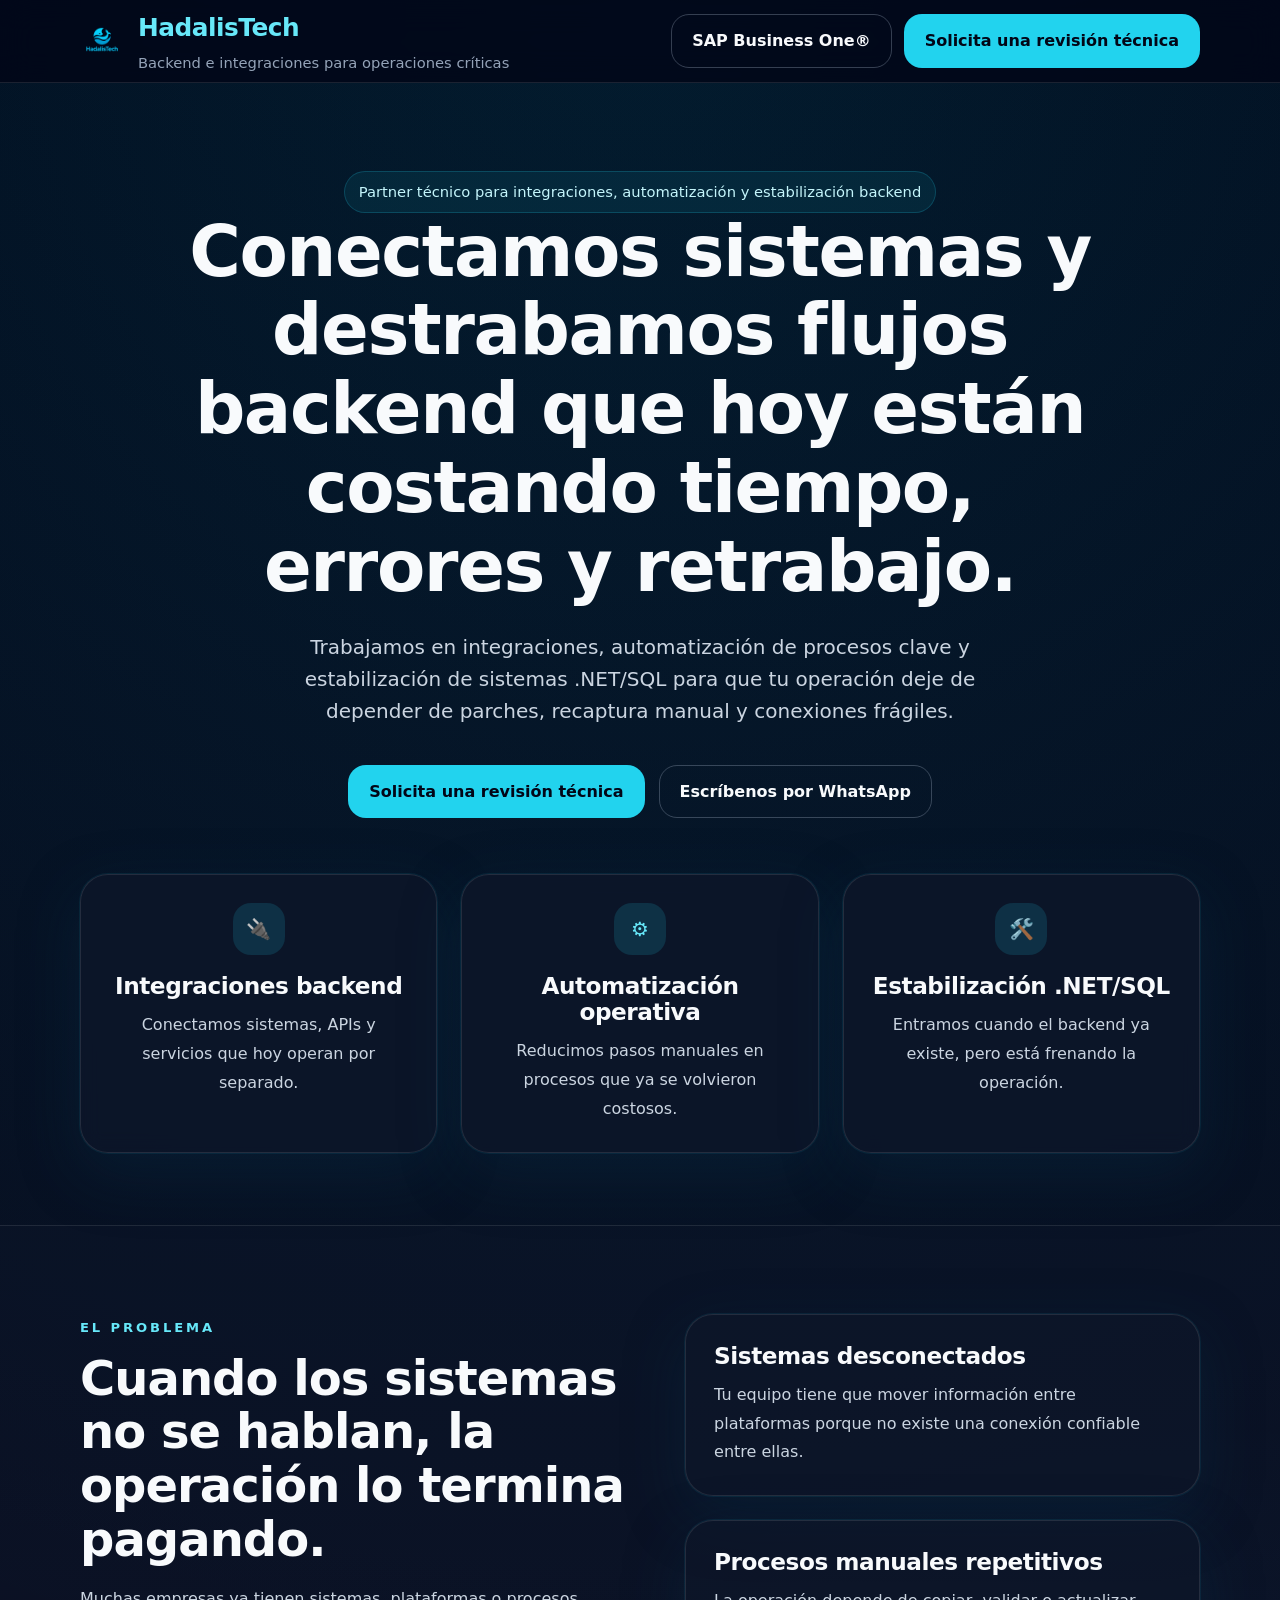
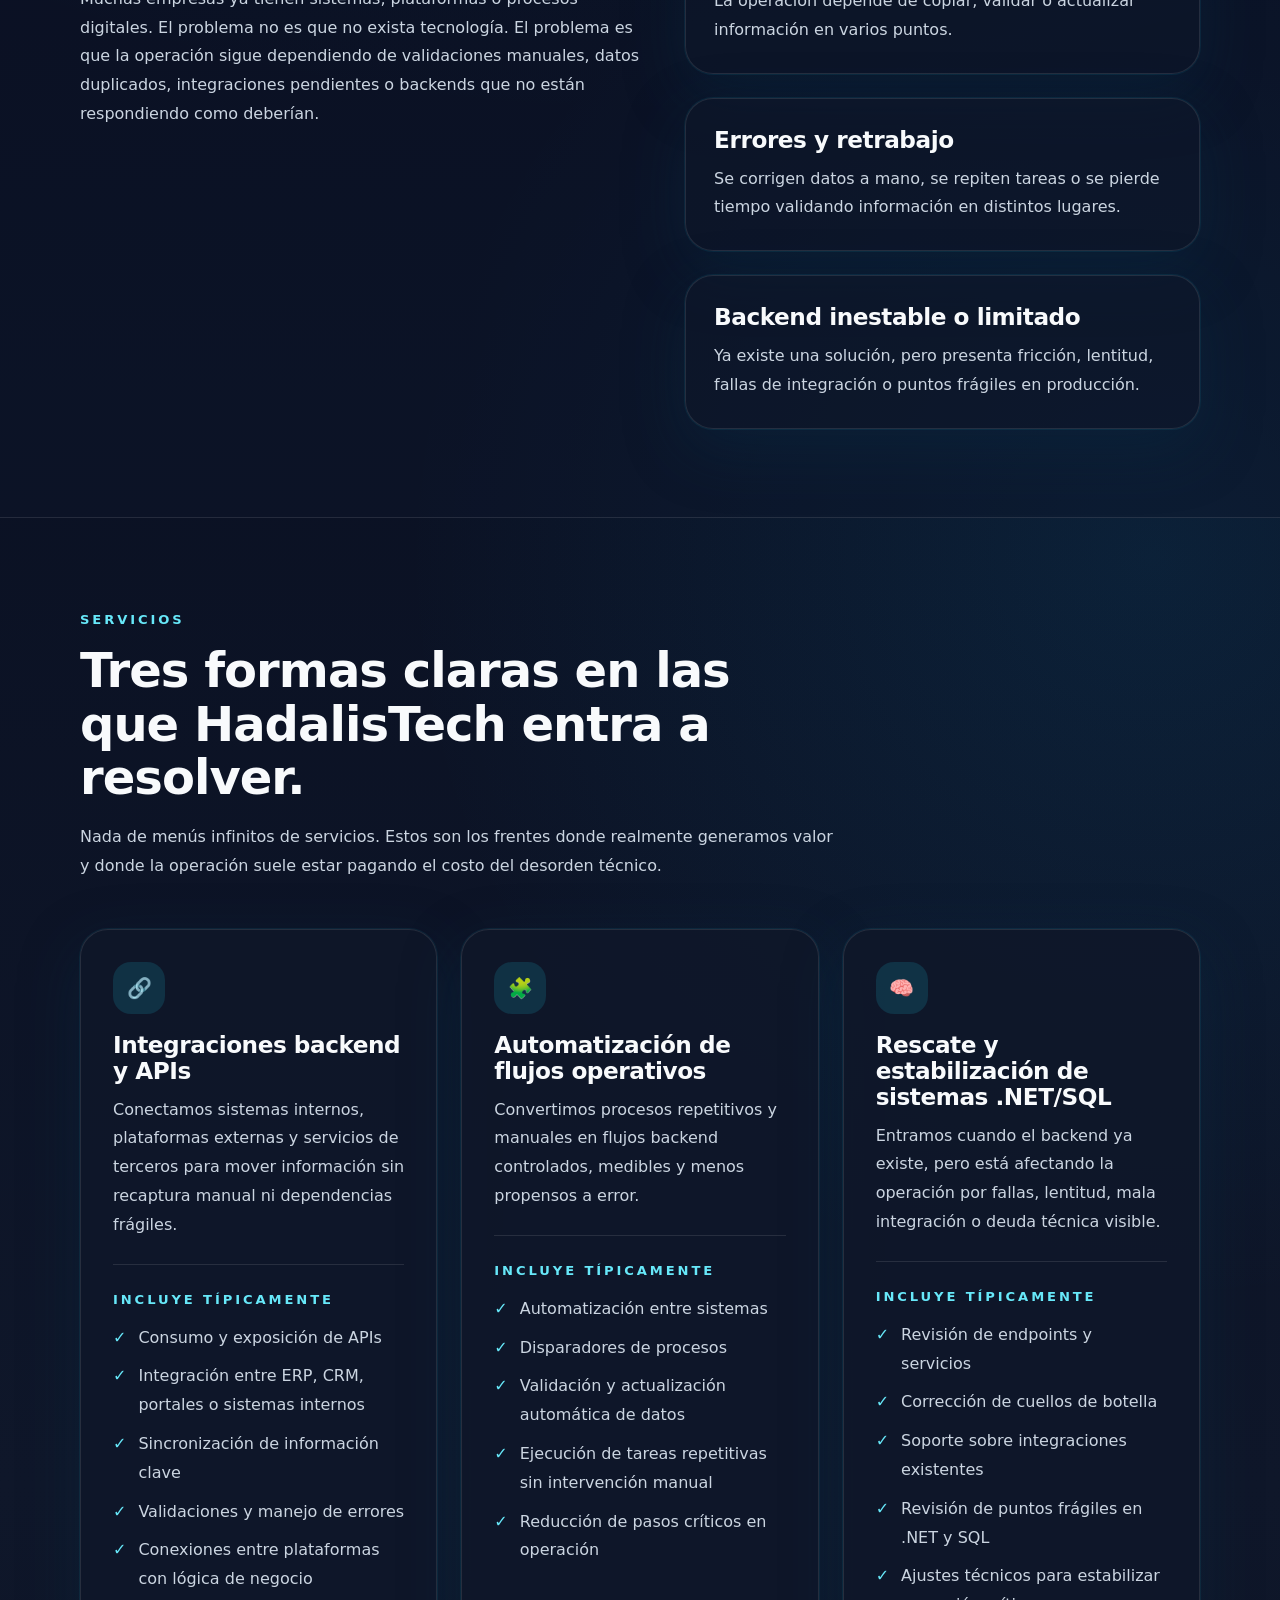
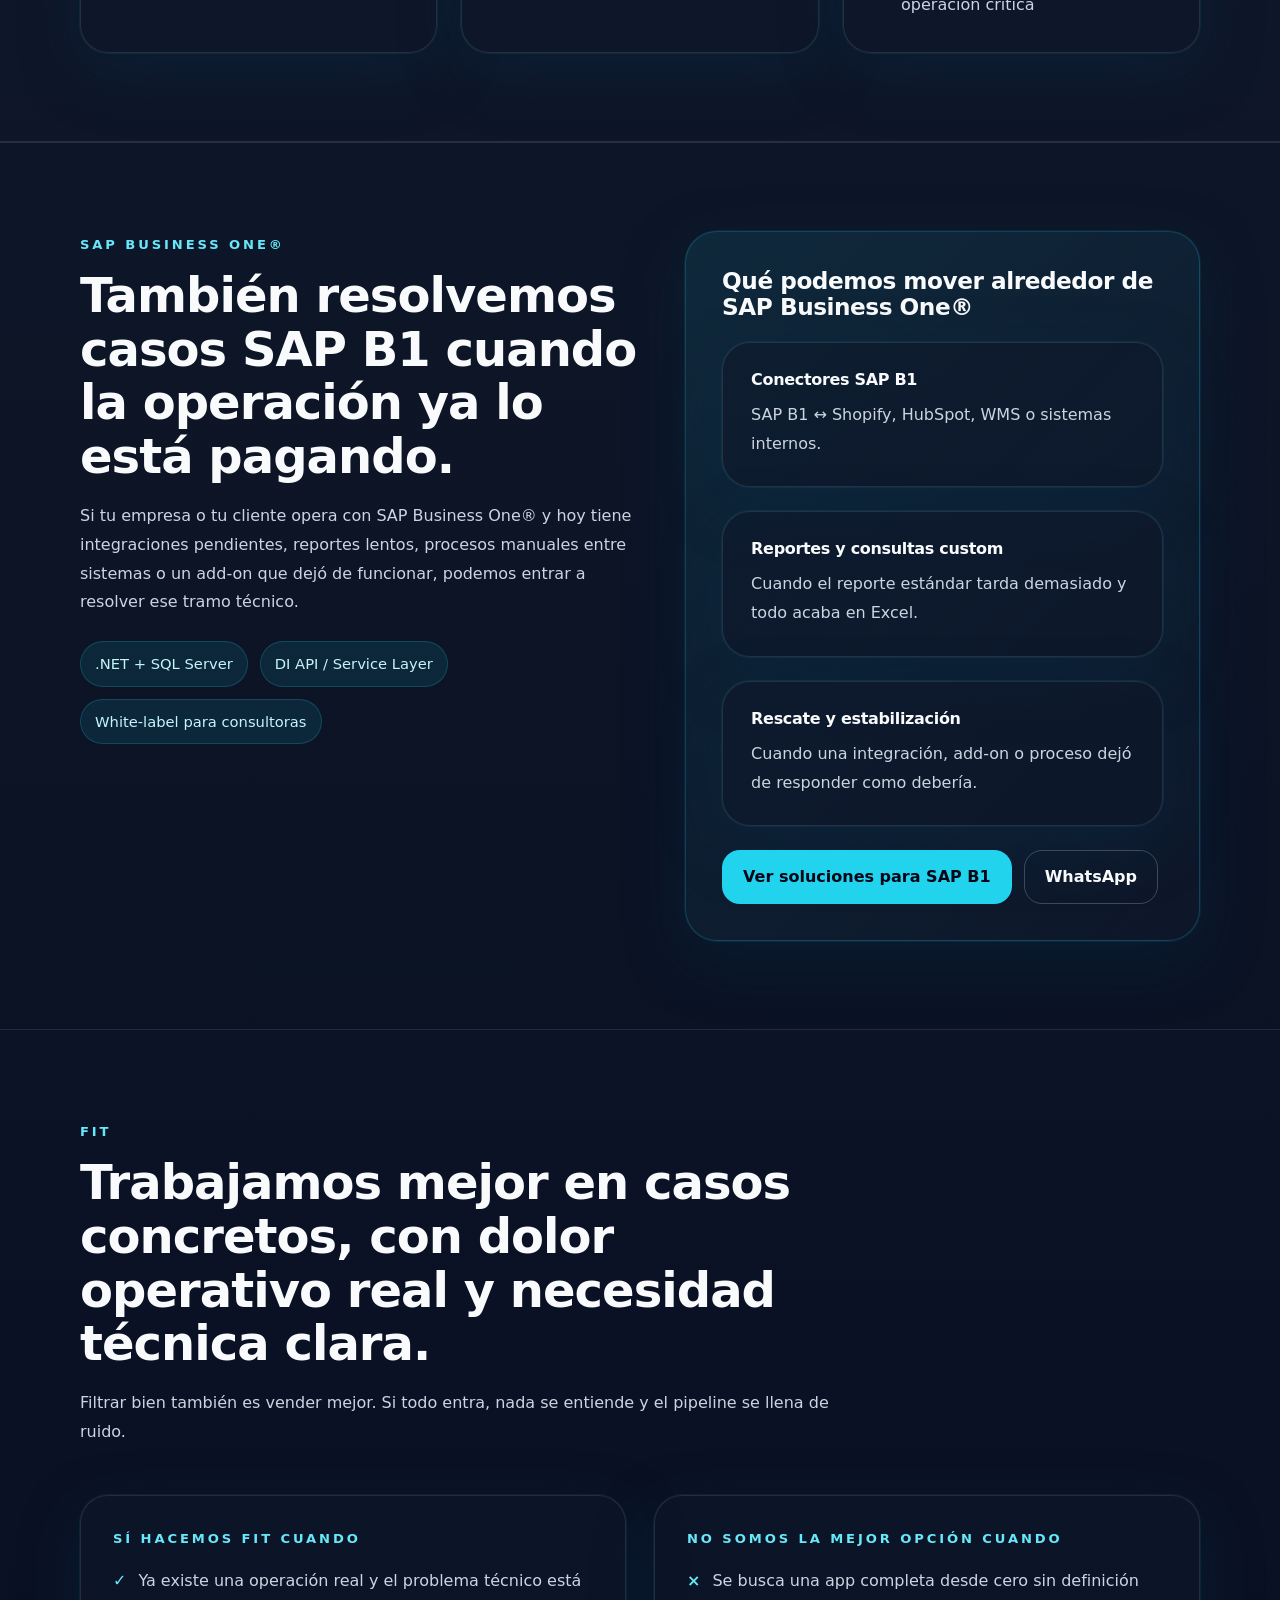
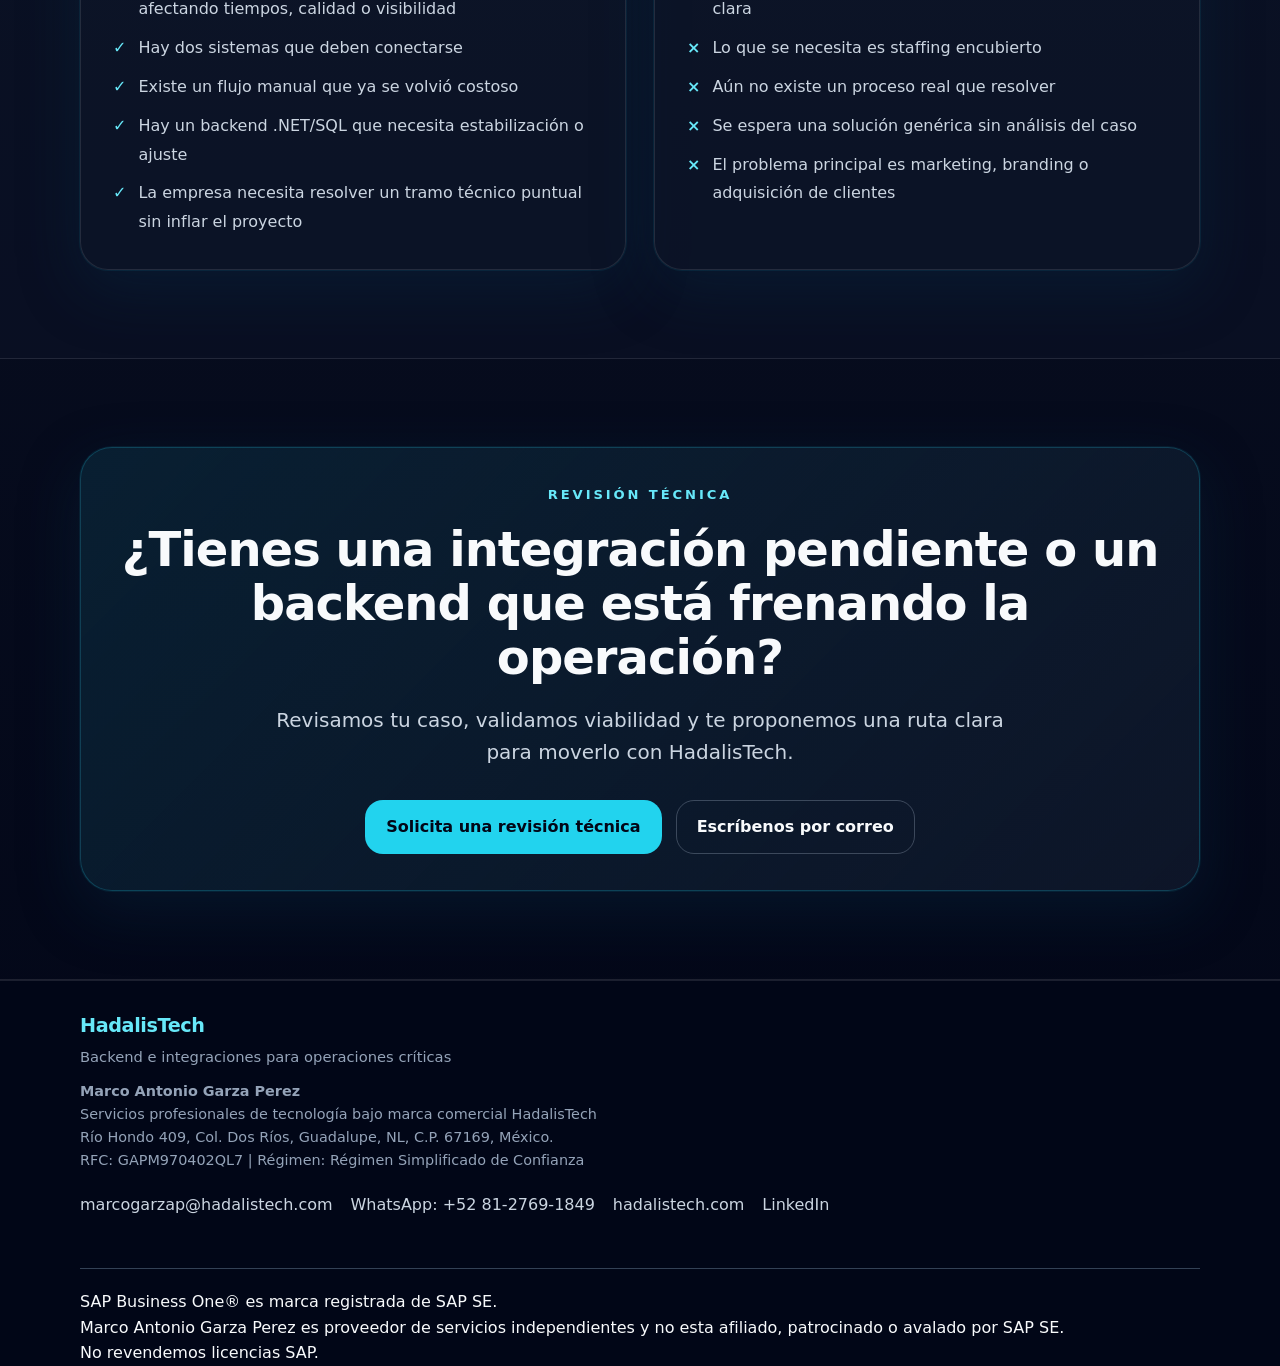
<file: index.html>
<!DOCTYPE html>
<html lang="es">
<head>
  <meta charset="UTF-8" />
  <meta name="viewport" content="width=device-width, initial-scale=1.0" />
  <title>HadalisTech | Backend e integraciones para operaciones críticas</title>
  <meta
    name="description"
    content="HadalisTech conecta sistemas, automatiza flujos operativos y estabiliza backends .NET/SQL para reducir errores, retrabajo y operación manual innecesaria."
  />
  <meta property="og:title" content="HadalisTech | Backend e integraciones para operaciones críticas" />
  <meta property="og:description" content="Integraciones backend, automatización operativa y estabilización de sistemas .NET/SQL para operaciones críticas." />
  <meta property="og:type" content="website" />
  <meta property="og:url" content="https://hadalistech.com" />
  <meta name="theme-color" content="#020617" />
  <link rel="icon" href="./assets/logo.png" />
  <link rel="stylesheet" href="./assets/styles.css" />
</head>
<body>
  <header class="site-header">
    <div class="container site-header__inner">
      <a href="./index.html" class="brand">
        <img src="./assets/logo.png" alt="HadalisTech" class="brand__logo" />
        <div>
          <div class="brand__name">HadalisTech</div>
          <div class="brand__tagline">Backend e integraciones para operaciones críticas</div>
        </div>
      </a>

      <div class="nav-actions">
        <a href="./sap-b1/index.html" class="btn btn--secondary">SAP Business One®</a>
        <a href="#contacto" class="btn btn--primary">Solicita una revisión técnica</a>
      </div>
    </div>
  </header>

  <main>
    <section class="section section--hero hero">
      <div class="container hero__content">
        <div class="badge">Partner técnico para integraciones, automatización y estabilización backend</div>
        <h1>Conectamos sistemas y destrabamos flujos backend que hoy están costando tiempo, errores y retrabajo.</h1>
        <p class="lead">
          Trabajamos en integraciones, automatización de procesos clave y estabilización de sistemas .NET/SQL
          para que tu operación deje de depender de parches, recaptura manual y conexiones frágiles.
        </p>

        <div class="hero__actions">
          <a href="#contacto" class="btn btn--primary">Solicita una revisión técnica</a>
          <a
            href="https://wa.me/5218127691849?text=Hola%2C%20vi%20su%20sitio%20y%20quiero%20contarles%20un%20caso%20que%20necesito%20resolver."
            target="_blank"
            rel="noopener noreferrer"
            class="btn btn--secondary"
          >
            Escríbenos por WhatsApp
          </a>
        </div>
      </div>

      <div class="container" style="margin-top: 56px;">
        <div class="grid-auto-3">
          <article class="card card--glass">
            <div class="card__body">
              <div class="card__icon">🔌</div>
              <h3>Integraciones backend</h3>
              <p class="copy">Conectamos sistemas, APIs y servicios que hoy operan por separado.</p>
            </div>
          </article>

          <article class="card card--glass">
            <div class="card__body">
              <div class="card__icon">⚙️</div>
              <h3>Automatización operativa</h3>
              <p class="copy">Reducimos pasos manuales en procesos que ya se volvieron costosos.</p>
            </div>
          </article>

          <article class="card card--glass">
            <div class="card__body">
              <div class="card__icon">🛠️</div>
              <h3>Estabilización .NET/SQL</h3>
              <p class="copy">Entramos cuando el backend ya existe, pero está frenando la operación.</p>
            </div>
          </article>
        </div>
      </div>
    </section>

    <section class="section section--soft">
      <div class="container two-up">
        <div class="section__intro">
          <div class="eyebrow">El problema</div>
          <h2>Cuando los sistemas no se hablan, la operación lo termina pagando.</h2>
          <p class="copy" style="margin-top: 18px;">
            Muchas empresas ya tienen sistemas, plataformas o procesos digitales.
            El problema no es que no exista tecnología. El problema es que la operación sigue dependiendo
            de validaciones manuales, datos duplicados, integraciones pendientes o backends que no están respondiendo como deberían.
          </p>
        </div>

        <div class="grid-auto-3" style="grid-template-columns: 1fr;">
          <article class="card card--soft">
            <div class="card__body">
              <h3>Sistemas desconectados</h3>
              <p class="copy">Tu equipo tiene que mover información entre plataformas porque no existe una conexión confiable entre ellas.</p>
            </div>
          </article>

          <article class="card card--soft">
            <div class="card__body">
              <h3>Procesos manuales repetitivos</h3>
              <p class="copy">La operación depende de copiar, validar o actualizar información en varios puntos.</p>
            </div>
          </article>

          <article class="card card--soft">
            <div class="card__body">
              <h3>Errores y retrabajo</h3>
              <p class="copy">Se corrigen datos a mano, se repiten tareas o se pierde tiempo validando información en distintos lugares.</p>
            </div>
          </article>

          <article class="card card--soft">
            <div class="card__body">
              <h3>Backend inestable o limitado</h3>
              <p class="copy">Ya existe una solución, pero presenta fricción, lentitud, fallas de integración o puntos frágiles en producción.</p>
            </div>
          </article>
        </div>
      </div>
    </section>

    <section class="section">
      <div class="container">
        <div class="section__intro">
          <div class="eyebrow">Servicios</div>
          <h2>Tres formas claras en las que HadalisTech entra a resolver.</h2>
          <p class="copy" style="margin-top: 18px;">
            Nada de menús infinitos de servicios. Estos son los frentes donde realmente generamos valor
            y donde la operación suele estar pagando el costo del desorden técnico.
          </p>
        </div>

        <div class="grid-3">
          <article class="card">
            <div class="card__body card__body--lg">
              <div class="card__icon">🔗</div>
              <h3>Integraciones backend y APIs</h3>
              <p class="copy">
                Conectamos sistemas internos, plataformas externas y servicios de terceros para mover información
                sin recaptura manual ni dependencias frágiles.
              </p>

              <div class="divider-top">
                <div class="kicker">Incluye típicamente</div>
                <ul class="list" style="margin-top: 14px;">
                  <li><span class="list__mark">✓</span><span>Consumo y exposición de APIs</span></li>
                  <li><span class="list__mark">✓</span><span>Integración entre ERP, CRM, portales o sistemas internos</span></li>
                  <li><span class="list__mark">✓</span><span>Sincronización de información clave</span></li>
                  <li><span class="list__mark">✓</span><span>Validaciones y manejo de errores</span></li>
                  <li><span class="list__mark">✓</span><span>Conexiones entre plataformas con lógica de negocio</span></li>
                </ul>
              </div>
            </div>
          </article>

          <article class="card">
            <div class="card__body card__body--lg">
              <div class="card__icon">🧩</div>
              <h3>Automatización de flujos operativos</h3>
              <p class="copy">
                Convertimos procesos repetitivos y manuales en flujos backend controlados, medibles y menos propensos a error.
              </p>

              <div class="divider-top">
                <div class="kicker">Incluye típicamente</div>
                <ul class="list" style="margin-top: 14px;">
                  <li><span class="list__mark">✓</span><span>Automatización entre sistemas</span></li>
                  <li><span class="list__mark">✓</span><span>Disparadores de procesos</span></li>
                  <li><span class="list__mark">✓</span><span>Validación y actualización automática de datos</span></li>
                  <li><span class="list__mark">✓</span><span>Ejecución de tareas repetitivas sin intervención manual</span></li>
                  <li><span class="list__mark">✓</span><span>Reducción de pasos críticos en operación</span></li>
                </ul>
              </div>
            </div>
          </article>

          <article class="card">
            <div class="card__body card__body--lg">
              <div class="card__icon">🧠</div>
              <h3>Rescate y estabilización de sistemas .NET/SQL</h3>
              <p class="copy">
                Entramos cuando el backend ya existe, pero está afectando la operación por fallas, lentitud, mala integración o deuda técnica visible.
              </p>

              <div class="divider-top">
                <div class="kicker">Incluye típicamente</div>
                <ul class="list" style="margin-top: 14px;">
                  <li><span class="list__mark">✓</span><span>Revisión de endpoints y servicios</span></li>
                  <li><span class="list__mark">✓</span><span>Corrección de cuellos de botella</span></li>
                  <li><span class="list__mark">✓</span><span>Soporte sobre integraciones existentes</span></li>
                  <li><span class="list__mark">✓</span><span>Revisión de puntos frágiles en .NET y SQL</span></li>
                  <li><span class="list__mark">✓</span><span>Ajustes técnicos para estabilizar operación crítica</span></li>
                </ul>
              </div>
            </div>
          </article>
        </div>
      </div>
    </section>

    <section class="section section--panel" id="sap-b1">
      <div class="container two-up">
        <div>
          <div class="eyebrow">SAP Business One®</div>
          <h2>También resolvemos casos SAP B1 cuando la operación ya lo está pagando.</h2>
          <p class="copy" style="margin-top: 18px;">
            Si tu empresa o tu cliente opera con SAP Business One® y hoy tiene integraciones pendientes,
            reportes lentos, procesos manuales entre sistemas o un add-on que dejó de funcionar,
            podemos entrar a resolver ese tramo técnico.
          </p>

          <div class="tag-row">
            <span class="tag">.NET + SQL Server</span>
            <span class="tag">DI API / Service Layer</span>
            <span class="tag">White-label para consultoras</span>
          </div>
        </div>

        <div class="callout">
          <div class="callout__body">
            <h3>Qué podemos mover alrededor de SAP Business One®</h3>
            <div class="grid-auto-3" style="grid-template-columns: 1fr; margin-top: 22px;">
              <article class="card card--soft">
                <div class="card__body">
                  <h4>Conectores SAP B1</h4>
                  <p class="copy">SAP B1 ↔ Shopify, HubSpot, WMS o sistemas internos.</p>
                </div>
              </article>

              <article class="card card--soft">
                <div class="card__body">
                  <h4>Reportes y consultas custom</h4>
                  <p class="copy">Cuando el reporte estándar tarda demasiado y todo acaba en Excel.</p>
                </div>
              </article>

              <article class="card card--soft">
                <div class="card__body">
                  <h4>Rescate y estabilización</h4>
                  <p class="copy">Cuando una integración, add-on o proceso dejó de responder como debería.</p>
                </div>
              </article>
            </div>

            <div style="margin-top: 24px; display: flex; flex-wrap: wrap; gap: 12px;">
              <a href="./sap-b1/index.html" class="btn btn--primary">Ver soluciones para SAP B1</a>
              <a
                href="https://wa.me/5218127691849?text=Hola%2C%20vi%20su%20sitio%20y%20quiero%20revisar%20un%20caso%20relacionado%20con%20SAP%20Business%20One."
                target="_blank"
                rel="noopener noreferrer"
                class="btn btn--secondary"
              >
                WhatsApp
              </a>
            </div>
          </div>
        </div>
      </div>
    </section>

    <section class="section section--soft">
      <div class="container">
        <div class="section__intro">
          <div class="eyebrow">Fit</div>
          <h2>Trabajamos mejor en casos concretos, con dolor operativo real y necesidad técnica clara.</h2>
          <p class="copy" style="margin-top: 18px;">
            Filtrar bien también es vender mejor. Si todo entra, nada se entiende y el pipeline se llena de ruido.
          </p>
        </div>

        <div class="grid-2">
          <article class="card card--soft">
            <div class="card__body card__body--lg">
              <div class="kicker">Sí hacemos fit cuando</div>
              <ul class="list" style="margin-top: 18px;">
                <li><span class="list__mark">✓</span><span>Ya existe una operación real y el problema técnico está afectando tiempos, calidad o visibilidad</span></li>
                <li><span class="list__mark">✓</span><span>Hay dos sistemas que deben conectarse</span></li>
                <li><span class="list__mark">✓</span><span>Existe un flujo manual que ya se volvió costoso</span></li>
                <li><span class="list__mark">✓</span><span>Hay un backend .NET/SQL que necesita estabilización o ajuste</span></li>
                <li><span class="list__mark">✓</span><span>La empresa necesita resolver un tramo técnico puntual sin inflar el proyecto</span></li>
              </ul>
            </div>
          </article>

          <article class="card card--soft">
            <div class="card__body card__body--lg">
              <div class="kicker">No somos la mejor opción cuando</div>
              <ul class="list" style="margin-top: 18px;">
                <li><span class="list__mark">×</span><span>Se busca una app completa desde cero sin definición clara</span></li>
                <li><span class="list__mark">×</span><span>Lo que se necesita es staffing encubierto</span></li>
                <li><span class="list__mark">×</span><span>Aún no existe un proceso real que resolver</span></li>
                <li><span class="list__mark">×</span><span>Se espera una solución genérica sin análisis del caso</span></li>
                <li><span class="list__mark">×</span><span>El problema principal es marketing, branding o adquisición de clientes</span></li>
              </ul>
            </div>
          </article>
        </div>
      </div>
    </section>

    <section class="section" id="contacto">
      <div class="container">
        <div class="callout">
          <div class="callout__body" style="text-align: center;">
            <div class="kicker">Revisión técnica</div>
            <h2 style="margin-top: 18px;">¿Tienes una integración pendiente o un backend que está frenando la operación?</h2>
            <p class="lead" style="max-width: 760px; margin: 20px auto 0;">
              Revisamos tu caso, validamos viabilidad y te proponemos una ruta clara para moverlo con HadalisTech.
            </p>

            <div class="hero__actions" style="margin-top: 32px;">
              <a
                href="https://wa.me/5218127691849?text=Hola%2C%20vi%20su%20sitio%20y%20quiero%20solicitar%20una%20revisi%C3%B3n%20t%C3%A9cnica."
                target="_blank"
                rel="noopener noreferrer"
                class="btn btn--primary"
              >
                Solicita una revisión técnica
              </a>

              <a href="mailto:marcogarzap@hadalistech.com" class="btn btn--secondary">
                Escríbenos por correo
              </a>
            </div>
          </div>
        </div>
      </div>
    </section>
  </main>

  <footer class="footer">
    <div class="container footer__inner">
      <div>
        <div class="brand__name" style="font-size: 1.2rem;">HadalisTech</div>
        <div class="brand__tagline">Backend e integraciones para operaciones críticas</div>
        <p style="margin:12px 0 0 0; font-size: 0.9rem; color: #94a3b8;">
          <strong> Marco Antonio Garza Perez</strong><br>
          Servicios profesionales de tecnología bajo marca comercial HadalisTech <br>
          Río Hondo 409, Col. Dos Ríos, Guadalupe, NL, C.P. 67169, México. <br>
          RFC: GAPM970402QL7 | Régimen: Régimen Simplificado de Confianza
        </p>
      </div>

      <div class="footer__links">
        <a href="mailto:marcogarzap@hadalistech.com">marcogarzap@hadalistech.com</a>
        <a href="https://wa.me/5218127691849" target="_blank" rel="noopener noreferrer">WhatsApp: +52 81-2769-1849</a>
        <a href="https://hadalistech.com" target="_blank" rel="noopener noreferrer">hadalistech.com</a>        
        <a href="https://www.linkedin.com/company/hadalistech/" target="_blank" rel="noopener noreferrer">LinkedIn</a>
      </div>

    </div>
    <div class="container" style="margin-top: 20px; padding-top: 20px; border-top: 1px solid #334155;">
      <p style="font-size: 11px; color: #64748b; text-align: center; line-height: 1.5;"></p>
      SAP Business One® es marca registrada de SAP SE. <br>
      Marco Antonio Garza Perez es proveedor de servicios independientes y no esta afiliado, patrocinado o avalado por SAP SE. <br>
      No revendemos licencias SAP.
  </footer>
  
</body>
</html>
</file>
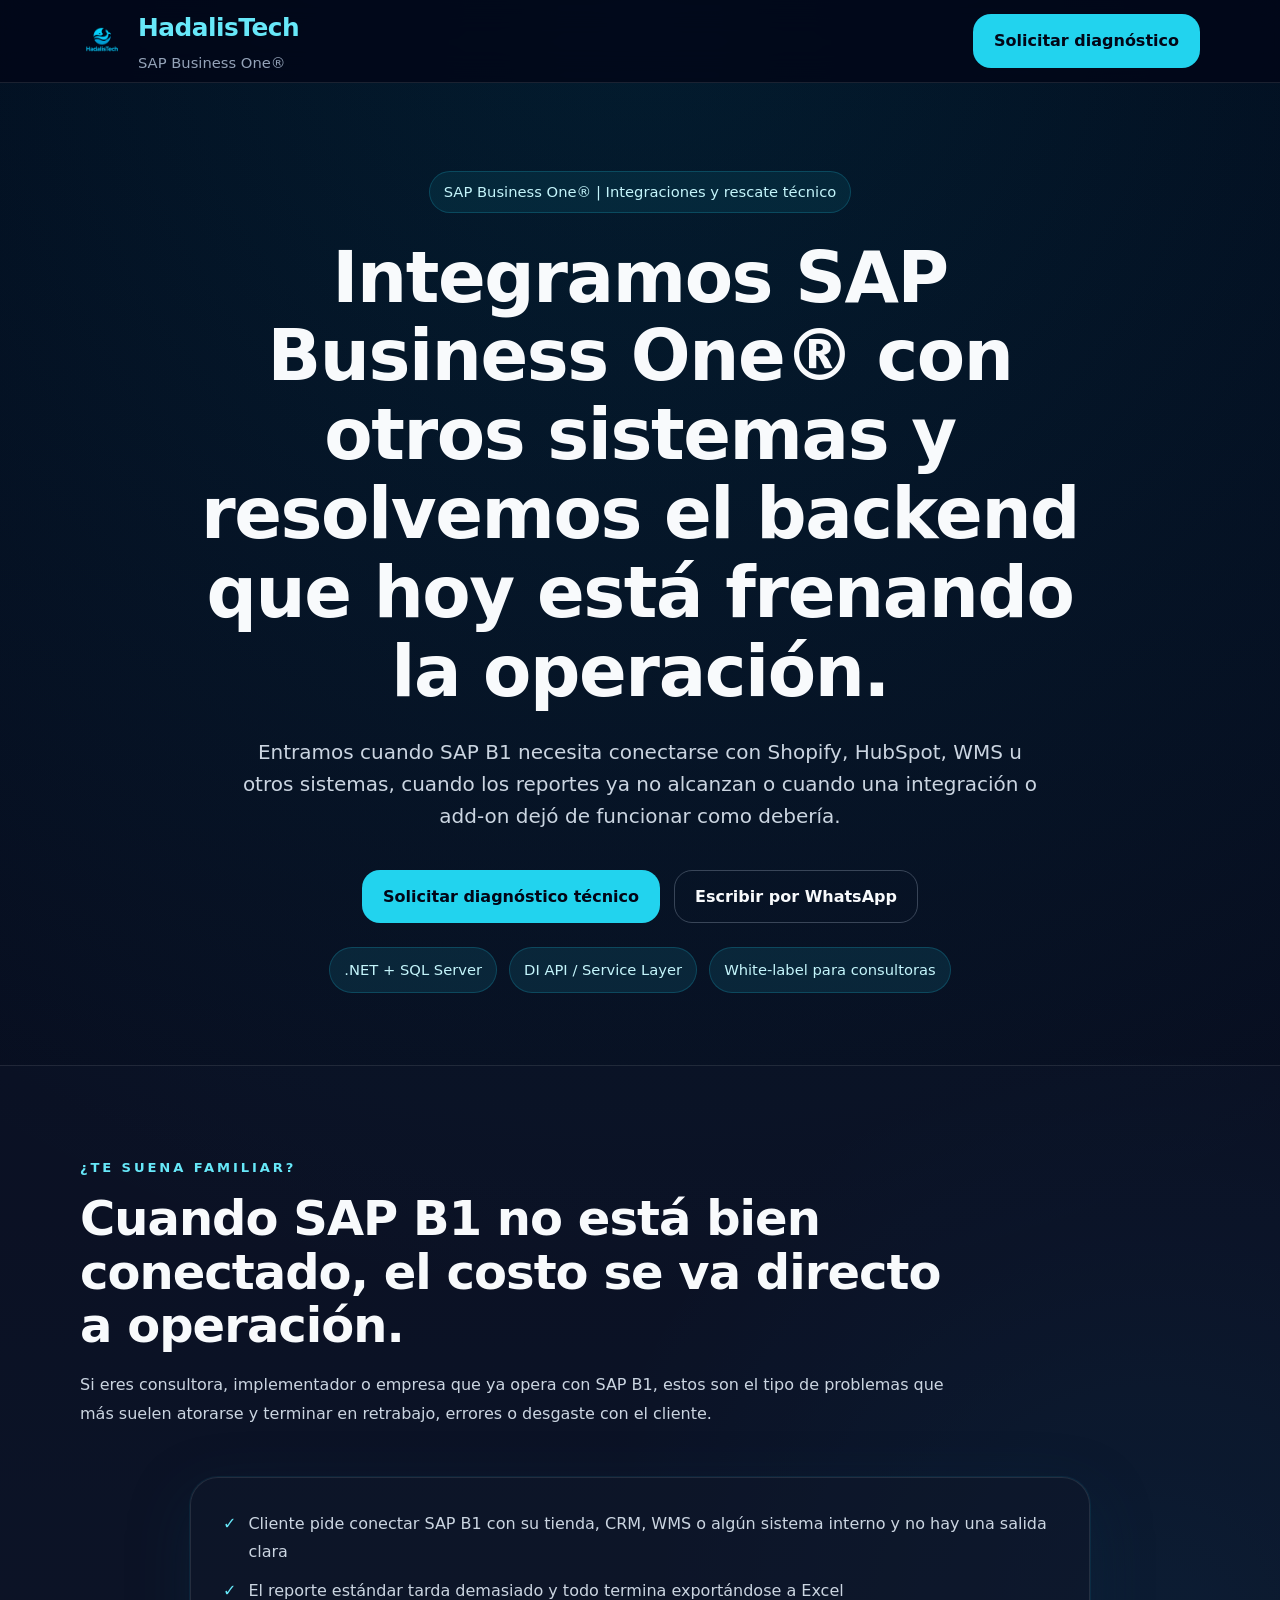
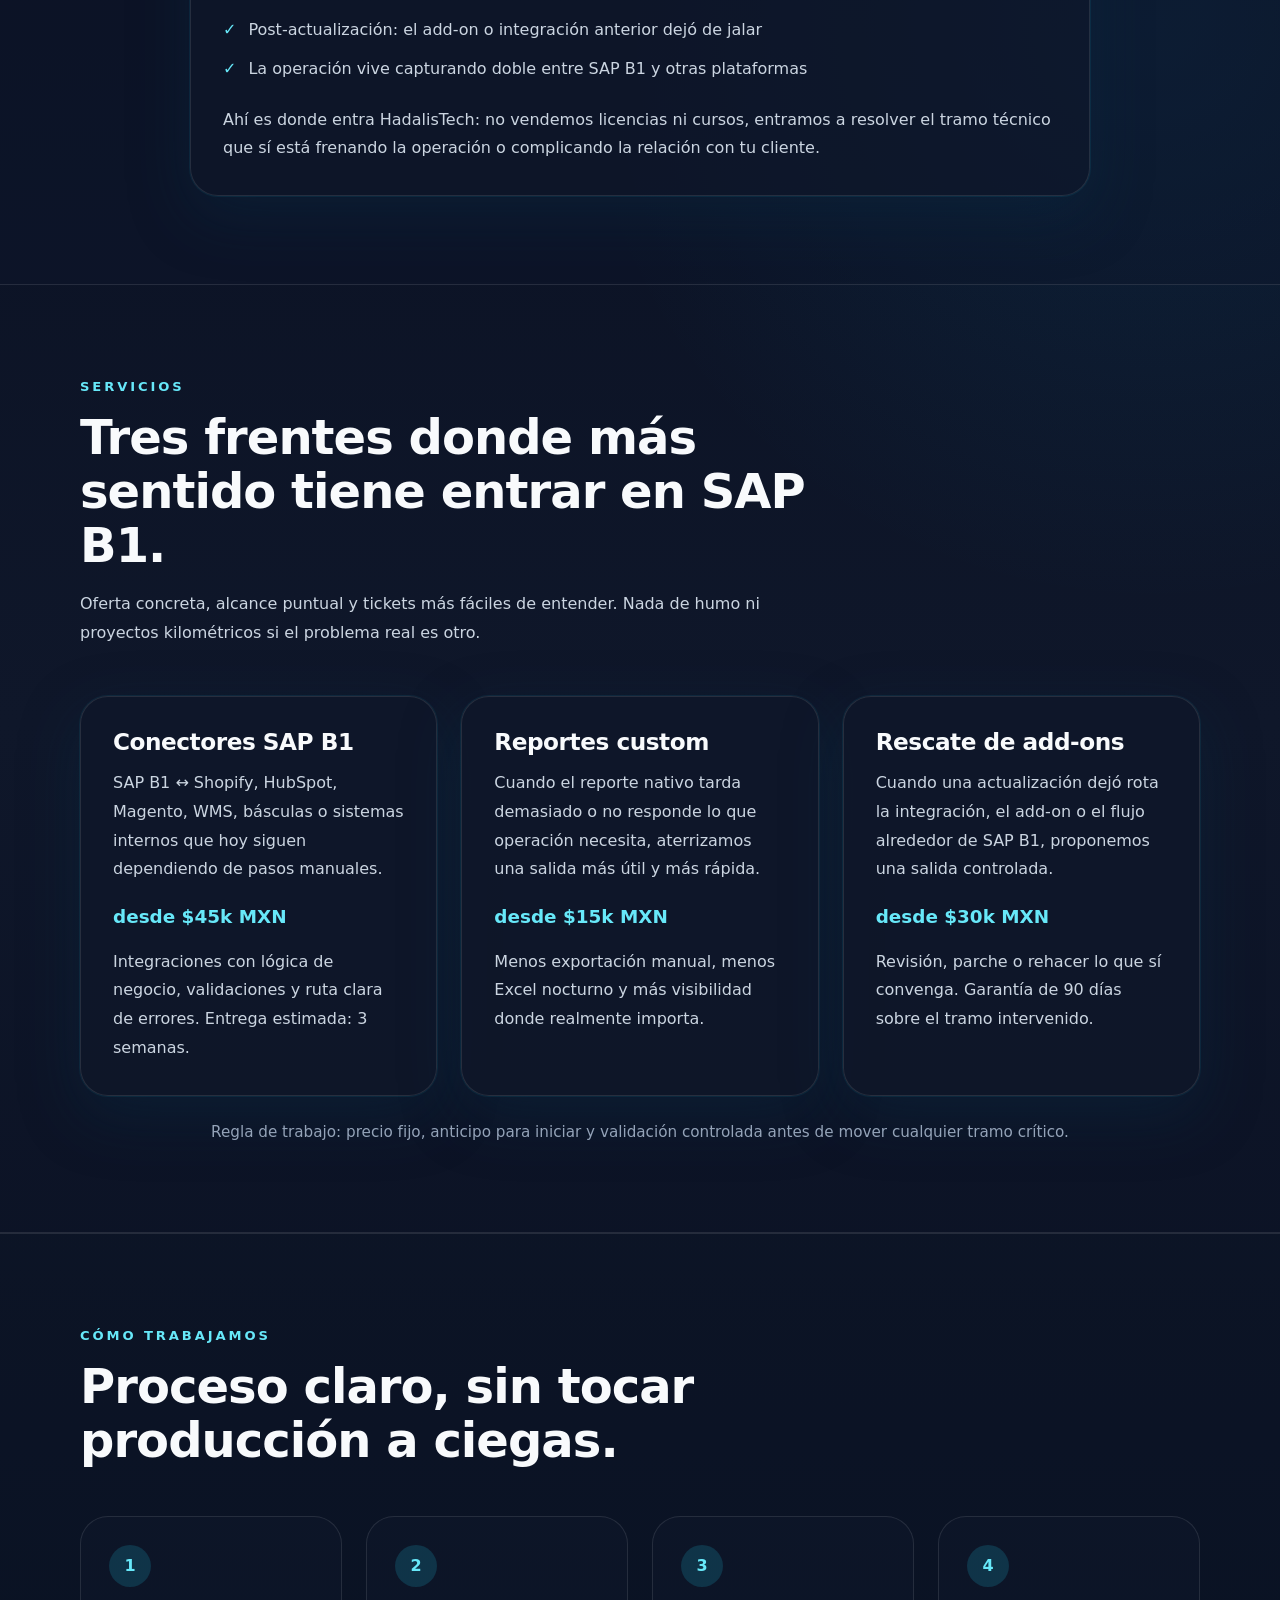
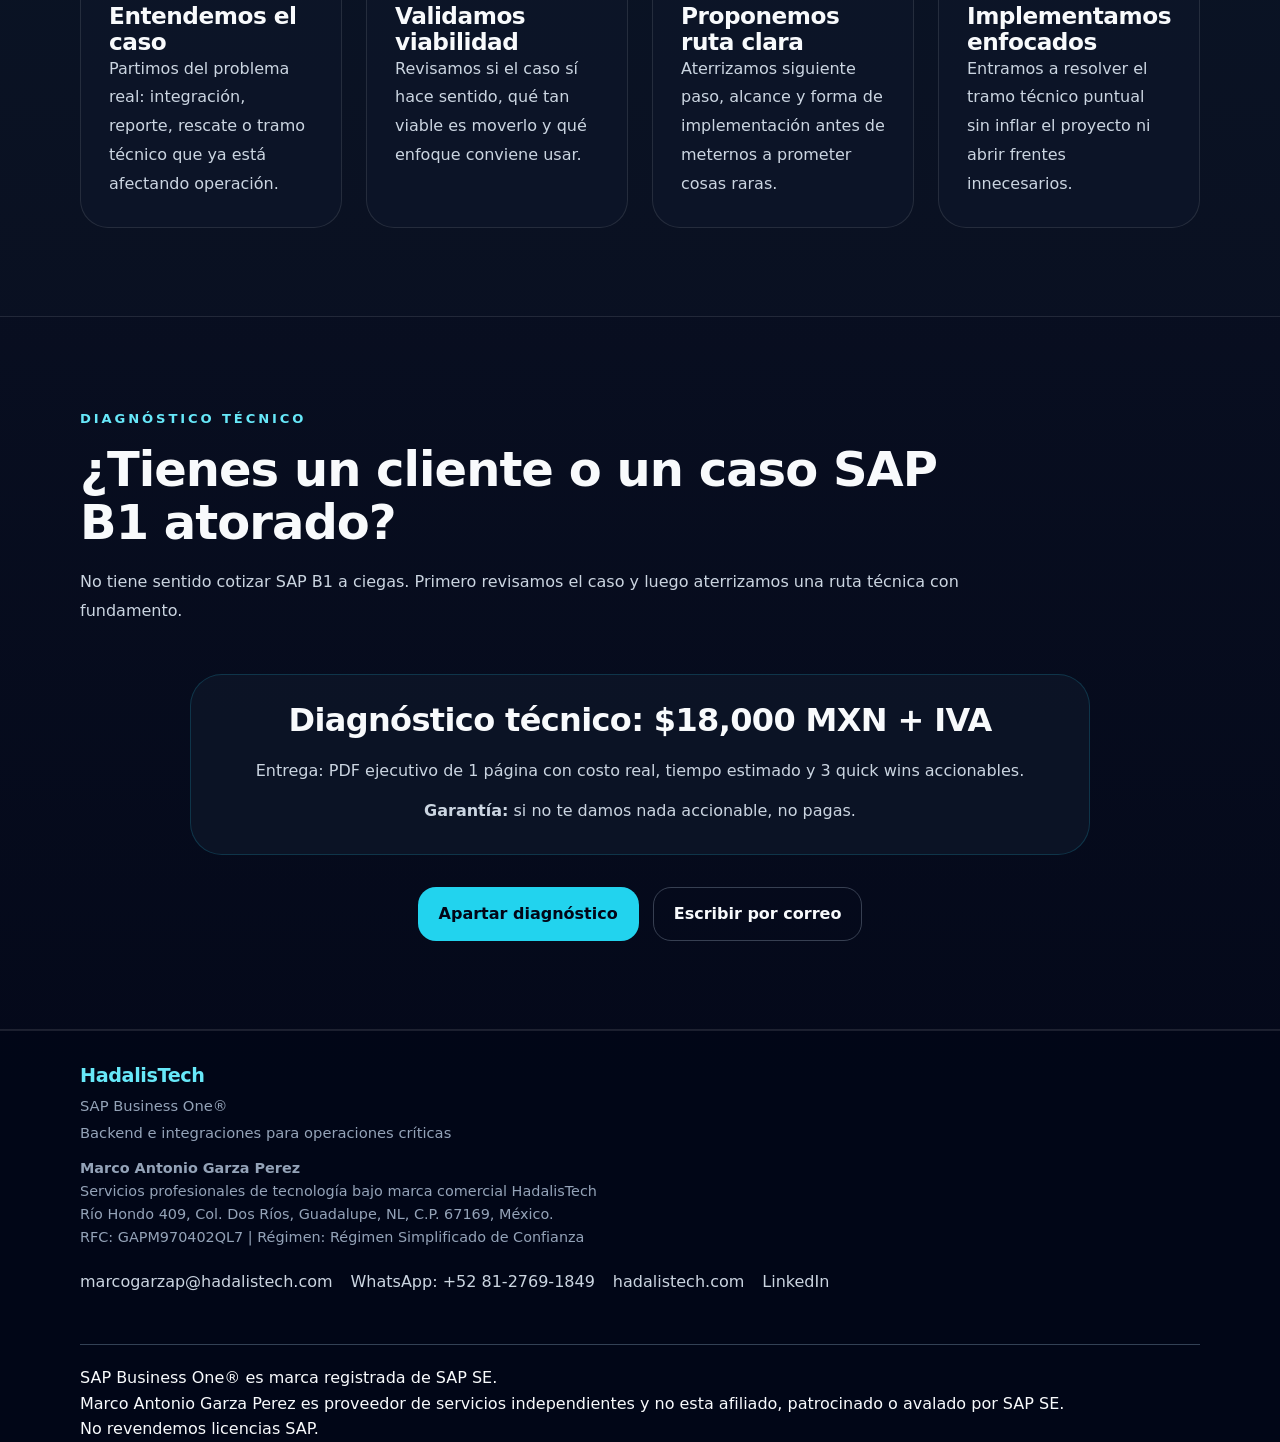
<file: sap-b1/index.html>
<!DOCTYPE html>
<html lang="es">
<head>
  <meta charset="UTF-8" />
  <meta name="viewport" content="width=device-width, initial-scale=1.0" />
  <title>Integraciones SAP Business One® | HadalisTech</title>
  <meta
    name="description"
    content="HadalisTech ayuda a resolver integraciones, reportes custom y rescates técnicos alrededor de SAP Business One® es marca registrada de SAP SE. <br>
 con .NET y SQL."
  />
  <meta property="og:title" content="Integraciones SAP Business One® | HadalisTech" />
  <meta property="og:description" content="Integraciones, reportes custom y rescate técnico para casos SAP Business One®  que ya están afectando operación." />
  <meta property="og:type" content="website" />
  <meta property="og:url" content="https://hadalistech.com/sap-b1/" />
  <meta name="theme-color" content="#020617" />
  <link rel="icon" href="../assets/logo.png" />
  <link rel="stylesheet" href="../assets/styles.css" />
</head>
<body>
  <header class="site-header">
    <div class="container site-header__inner">
      <a href="../index.html" class="brand">
        <img src="../assets/logo.png" alt="HadalisTech" class="brand__logo" />
        <div>
          <div class="brand__name">HadalisTech</div>
          <div class="brand__tagline">SAP Business One®</div>
        </div>
      </a>

      <div class="nav-actions">
        <a href="#diagnostico" class="btn btn--primary">Solicitar diagnóstico</a>
      </div>
    </div>
  </header>

  <main>
    <section class="section section--hero hero hero-sap">
      <div class="container hero__content">
        <div class="badge">SAP Business One® | Integraciones y rescate técnico</div>

        <h1>Integramos SAP Business One® con otros sistemas y resolvemos el backend que hoy está frenando la operación.</h1>

        <p class="lead">
          Entramos cuando SAP B1 necesita conectarse con Shopify, HubSpot, WMS u otros sistemas,
          cuando los reportes ya no alcanzan o cuando una integración o add-on dejó de funcionar como debería.
        </p>

        <div class="hero__actions">
          <a href="#diagnostico" class="btn btn--primary">Solicitar diagnóstico técnico</a>
          <a
            href="https://wa.me/5218127691849?text=Hola%2C%20vi%20la%20p%C3%A1gina%20de%20SAP%20Business%20One%20de%20HadalisTech%20y%20quiero%20revisar%20un%20caso%20relacionado%20con%20integraci%C3%B3n%2C%20reporte%20o%20soporte%20t%C3%A9cnico."
            target="_blank"
            rel="noopener noreferrer"
            class="btn btn--secondary"
          >
            Escribir por WhatsApp
          </a>
        </div>

        <div class="tag-row" style="justify-content:center;">
          <span class="tag">.NET + SQL Server</span>
          <span class="tag">DI API / Service Layer</span>
          <span class="tag">White-label para consultoras</span>
        </div>
      </div>
    </section>

    <section class="section section--soft">
      <div class="container">
        <div class="section__intro" style="max-width:900px;">
          <div class="eyebrow">¿Te suena familiar?</div>
          <h2>Cuando SAP B1 no está bien conectado, el costo se va directo a operación.</h2>
          <p class="copy" style="margin-top:18px;">
            Si eres consultora, implementador o empresa que ya opera con SAP B1,
            estos son el tipo de problemas que más suelen atorarse y terminar en retrabajo, errores o desgaste con el cliente.
          </p>
        </div>

        <div class="card card--soft" style="max-width:900px; margin:0 auto;">
          <div class="card__body card__body--lg">
            <ul class="list">
              <li><span class="list__mark">✓</span><span>Cliente pide conectar SAP B1 con su tienda, CRM, WMS o algún sistema interno y no hay una salida clara</span></li>
              <li><span class="list__mark">✓</span><span>El reporte estándar tarda demasiado y todo termina exportándose a Excel</span></li>
              <li><span class="list__mark">✓</span><span>Post-actualización: el add-on o integración anterior dejó de jalar</span></li>
              <li><span class="list__mark">✓</span><span>La operación vive capturando doble entre SAP B1 y otras plataformas</span></li>
            </ul>

            <p class="copy" style="margin-top:22px;">
              Ahí es donde entra HadalisTech: no vendemos licencias ni cursos, entramos a resolver el tramo técnico
              que sí está frenando la operación o complicando la relación con tu cliente.
            </p>
          </div>
        </div>
      </div>
    </section>

    <section class="section">
      <div class="container">
        <div class="section__intro">
          <div class="eyebrow">Servicios</div>
          <h2>Tres frentes donde más sentido tiene entrar en SAP B1.</h2>
          <p class="copy" style="margin-top:18px;">
            Oferta concreta, alcance puntual y tickets más fáciles de entender. Nada de humo ni proyectos kilométricos si el problema real es otro.
          </p>
        </div>

        <div class="grid-3">
          <article class="card">
            <div class="card__body card__body--lg">
              <h3>Conectores SAP B1</h3>
              <p class="copy" style="margin-top:14px;">
                SAP B1 ↔ Shopify, HubSpot, Magento, WMS, básculas o sistemas internos que hoy siguen dependiendo de pasos manuales.
              </p>
              <p class="text-cyan" style="margin-top:18px; font-weight:700; font-size:1.15rem;"> desde $45k MXN</p>
              <p class="copy" style="margin-top:16px;">
                Integraciones con lógica de negocio, validaciones y ruta clara de errores. Entrega estimada: 3 semanas.
              </p>
            </div>
          </article>

          <article class="card">
            <div class="card__body card__body--lg">
              <h3>Reportes custom</h3>
              <p class="copy" style="margin-top:14px;">
                Cuando el reporte nativo tarda demasiado o no responde lo que operación necesita, aterrizamos una salida más útil y más rápida.
              </p>
              <p class="text-cyan" style="margin-top:18px; font-weight:700; font-size:1.15rem;"> desde $15k MXN</p>
              <p class="copy" style="margin-top:16px;">
                Menos exportación manual, menos Excel nocturno y más visibilidad donde realmente importa.
              </p>
            </div>
          </article>

          <article class="card">
            <div class="card__body card__body--lg">
              <h3>Rescate de add-ons</h3>
              <p class="copy" style="margin-top:14px;">
                Cuando una actualización dejó rota la integración, el add-on o el flujo alrededor de SAP B1, proponemos una salida controlada.
              </p>
              <p class="text-cyan" style="margin-top:18px; font-weight:700; font-size:1.15rem;"> desde $30k MXN</p>
              <p class="copy" style="margin-top:16px;">
                Revisión, parche o rehacer lo que sí convenga. Garantía de 90 días sobre el tramo intervenido.
              </p>
            </div>
          </article>
        </div>

        <p class="note" style="text-align:center; margin-top:24px;">
          Regla de trabajo: precio fijo, anticipo para iniciar y validación controlada antes de mover cualquier tramo crítico.
        </p>
      </div>
    </section>

    <!-- <section class="section section--soft" id="caso">
      <div class="container">
        <div class="section__intro">
          <div class="eyebrow">Caso tipo</div>
          <h2>Así se ve un caso bien aterrizado.</h2>
          <p class="copy" style="margin-top:18px;">
            No se trata de vender promesas. Se trata de entender el cuello de botella, mover el dato donde debe ir y quitarle fricción a la operación.
          </p>
        </div>

        <div class="callout">
          <div class="callout__body" style="text-align:center;">
            <p class="note">Demo técnica disponible bajo solicitud.</p>

            <h3 style="margin-top:22px;">Caso anonimizado: manufacturera de Monterrey, 120 empleados</h3>

            <div style="max-width:900px; margin:22px auto 0;">
              <p class="copy"><strong class="text-cyan">Problema:</strong> 6 horas al día capturando pedidos de una plataforma externa hacia SAP B1. Costo mensual visible en nómina y retrabajo.</p>
              <p class="copy" style="margin-top:12px;"><strong class="text-cyan">Solución:</strong> conector backend con Service Layer para mover la información sin recaptura manual.</p>
              <p class="copy" style="margin-top:12px;"><strong class="text-cyan">Resultado:</strong> 0 capturas manuales en el flujo intervenido. Mejor visibilidad, menos error y una inversión que se recupera rápido frente al costo operativo.</p>
            </div>

            <div class="hero__actions" style="margin-top:30px;">
              <a
                href="https://wa.me/5218127691849?text=Hola%2C%20vi%20su%20caso%20de%20SAP%20Business%20One%20y%20quiero%20revisar%20si%20algo%20similar%20aplica%20para%20nosotros."
                target="_blank"
                rel="noopener noreferrer"
                class="btn btn--primary"
              >
                ¿Te sirve algo así? Escríbenos
              </a>
            </div>
          </div>
        </div>
      </div>
    </section> -->

    <section class="section section--panel">
      <div class="container">
        <div class="section__intro">
          <div class="eyebrow">Cómo trabajamos</div>
          <h2>Proceso claro, sin tocar producción a ciegas.</h2>
        </div>

        <div class="steps">
          <article class="step">
            <div class="step__number">1</div>
            <h3>Entendemos el caso</h3>
            <p class="copy">Partimos del problema real: integración, reporte, rescate o tramo técnico que ya está afectando operación.</p>
          </article>

          <article class="step">
            <div class="step__number">2</div>
            <h3>Validamos viabilidad</h3>
            <p class="copy">Revisamos si el caso sí hace sentido, qué tan viable es moverlo y qué enfoque conviene usar.</p>
          </article>

          <article class="step">
            <div class="step__number">3</div>
            <h3>Proponemos ruta clara</h3>
            <p class="copy">Aterrizamos siguiente paso, alcance y forma de implementación antes de meternos a prometer cosas raras.</p>
          </article>

          <article class="step">
            <div class="step__number">4</div>
            <h3>Implementamos enfocados</h3>
            <p class="copy">Entramos a resolver el tramo técnico puntual sin inflar el proyecto ni abrir frentes innecesarios.</p>
          </article>
        </div>
      </div>
    </section>

    <section class="section" id="diagnostico">
      <div class="container">
        <div class="section__intro" style="max-width:900px;">
          <div class="eyebrow">Diagnóstico técnico</div>
          <h2>¿Tienes un cliente o un caso SAP B1 atorado?</h2>
          <p class="copy" style="margin-top:18px;">
            No tiene sentido cotizar SAP B1 a ciegas. Primero revisamos el caso y luego aterrizamos una ruta técnica con fundamento.
          </p>
        </div>

        <div class="highlight-box" style="max-width:900px; margin:0 auto; text-align:center;">
          <h3 style="font-size:2rem;">Diagnóstico técnico: $18,000 MXN + IVA</h3>
          <p class="copy" style="margin-top:18px;">Entrega: PDF ejecutivo de 1 página con costo real, tiempo estimado y 3 quick wins accionables.</p>
          <p class="copy" style="margin-top:12px;"><strong>Garantía:</strong> si no te damos nada accionable, no pagas.</p>
        </div>

        <div class="hero__actions" style="margin-top:32px;">
          <a
            href="https://wa.me/5218127691849?text=Hola%2C%20vi%20la%20p%C3%A1gina%20de%20SAP%20Business%20One%20de%20HadalisTech%20y%20quiero%20solicitar%20un%20diagn%C3%B3stico%20t%C3%A9cnico."
            target="_blank"
            rel="noopener noreferrer"
            class="btn btn--primary"
          >
            Apartar diagnóstico
          </a>

          <a href="mailto:marcogarzap@hadalistech.com" class="btn btn--secondary">
            Escribir por correo
          </a>
        </div>
      </div>
    </section>
  </main>

  <footer class="footer">
    <div class="container footer__inner">
      <div>
        <div class="brand__name" style="font-size: 1.2rem;">HadalisTech</div>
        <div class="brand__tagline">SAP Business One®</div>
        <div class="brand__tagline">Backend e integraciones para operaciones críticas</div>
        <p style="margin:12px 0 0 0; font-size: 0.9rem; color: #94a3b8;">
          <strong> Marco Antonio Garza Perez</strong><br>
          Servicios profesionales de tecnología bajo marca comercial HadalisTech <br>
          Río Hondo 409, Col. Dos Ríos, Guadalupe, NL, C.P. 67169, México. <br>
          RFC: GAPM970402QL7 | Régimen: Régimen Simplificado de Confianza
        </p>
      </div>

      <div class="footer__links">
        <a href="mailto:marcogarzap@hadalistech.com">marcogarzap@hadalistech.com</a>
        <a href="https://wa.me/5218127691849" target="_blank" rel="noopener noreferrer">WhatsApp: +52 81-2769-1849</a>
        <a href="https://hadalistech.com" target="_blank" rel="noopener noreferrer">hadalistech.com</a>        
        <a href="https://www.linkedin.com/company/hadalistech/" target="_blank" rel="noopener noreferrer">LinkedIn</a>
      </div>

    </div>
    <div class="container" style="margin-top: 20px; padding-top: 20px; border-top: 1px solid #334155;">
      <p style="font-size: 11px; color: #64748b; text-align: center; line-height: 1.5;"></p>
      SAP Business One® es marca registrada de SAP SE. <br>
      Marco Antonio Garza Perez es proveedor de servicios independientes y no esta afiliado, patrocinado o avalado por SAP SE. <br>
      No revendemos licencias SAP.
  </footer>
</body>
</html>
</file>
<file: assets/styles.css>
:root {
  --bg-950: #020617;
  --bg-900: #0f172a;
  --bg-850: #111827;
  --bg-800: #172033;
  --bg-panel: rgba(15, 23, 42, 0.72);
  --bg-panel-solid: #0b1220;
  --bg-card: rgba(15, 23, 42, 0.88);
  --border: rgba(255, 255, 255, 0.10);
  --border-strong: rgba(34, 211, 238, 0.22);
  --text: #f8fafc;
  --text-muted: #cbd5e1;
  --text-soft: #94a3b8;
  --cyan: #67e8f9;
  --cyan-strong: #22d3ee;
  --cyan-dark: #164e63;
  --success: #6ee7b7;
  --danger: #fda4af;
  --shadow-glow: 0 0 0 1px rgba(34, 211, 238, 0.08), 0 20px 60px rgba(8, 47, 73, 0.35);
  --radius-sm: 14px;
  --radius-md: 20px;
  --radius-lg: 28px;
  --radius-xl: 32px;
  --container: 1120px;
}

* {
  box-sizing: border-box;
  margin: 0;
  padding: 0;
}

html {
  scroll-behavior: smooth;
}

body {
  min-height: 100vh;
  font-family: Inter, ui-sans-serif, system-ui, -apple-system, BlinkMacSystemFont, "Segoe UI", sans-serif;
  color: var(--text);
  background:
    radial-gradient(circle at top center, rgba(6, 182, 212, 0.12), transparent 28%),
    radial-gradient(circle at 90% 35%, rgba(14, 165, 233, 0.10), transparent 18%),
    linear-gradient(180deg, var(--bg-950) 0%, var(--bg-900) 50%, var(--bg-950) 100%);
  line-height: 1.6;
  -webkit-font-smoothing: antialiased;
  text-rendering: optimizeLegibility;
}

img {
  max-width: 100%;
  display: block;
}

a {
  color: inherit;
  text-decoration: none;
}

.container {
  width: min(var(--container), calc(100% - 48px));
  margin-inline: auto;
}

.section {
  padding: 88px 0;
  border-bottom: 1px solid var(--border);
}

.section--soft {
  background: rgba(15, 23, 42, 0.38);
}

.section--panel {
  background: rgba(15, 23, 42, 0.26);
  border-top: 1px solid var(--border);
}

.section--hero {
  padding: 88px 0 72px;
}

.section__intro {
  max-width: 760px;
  margin-bottom: 48px;
}

.eyebrow {
  display: inline-block;
  margin-bottom: 14px;
  color: var(--cyan);
  font-size: 0.82rem;
  font-weight: 700;
  letter-spacing: 0.22em;
  text-transform: uppercase;
}

.badge {
  display: inline-flex;
  align-items: center;
  gap: 10px;
  padding: 8px 14px;
  border-radius: 999px;
  border: 1px solid rgba(34, 211, 238, 0.20);
  background: rgba(34, 211, 238, 0.08);
  color: #c4f5fb;
  font-size: 0.92rem;
}

h1, h2, h3, h4 {
  line-height: 1.12;
  letter-spacing: -0.02em;
}

h1 {
  font-size: clamp(2.6rem, 6vw, 4.4rem);
  font-weight: 800;
}

h2 {
  font-size: clamp(2rem, 4vw, 3rem);
  font-weight: 800;
}

h3 {
  font-size: 1.45rem;
  font-weight: 700;
}

p.lead {
  font-size: clamp(1.08rem, 2vw, 1.25rem);
  color: var(--text-muted);
}

p.copy,
.copy {
  color: var(--text-muted);
  font-size: 1rem;
  line-height: 1.8;
}

.text-soft {
  color: var(--text-soft);
}

.text-cyan {
  color: var(--cyan);
}

.site-header {
  position: sticky;
  top: 0;
  z-index: 50;
  border-bottom: 1px solid var(--border);
  background: rgba(2, 6, 23, 0.80);
  backdrop-filter: blur(16px);
}

.site-header__inner {
  min-height: 82px;
  display: flex;
  align-items: center;
  justify-content: space-between;
  gap: 20px;
}

.brand {
  display: inline-flex;
  align-items: center;
  gap: 14px;
}

.brand__logo {
  width: 44px;
  height: 44px;
  border-radius: 999px;
  object-fit: cover;
  flex: 0 0 auto;
}

.brand__name {
  color: var(--cyan);
  font-size: 1.55rem;
  font-weight: 800;
  letter-spacing: -0.02em;
}

.brand__tagline {
  margin-top: 3px;
  color: var(--text-soft);
  font-size: 0.92rem;
}

.nav-actions {
  display: flex;
  align-items: center;
  gap: 12px;
}

.btn {
  display: inline-flex;
  align-items: center;
  justify-content: center;
  gap: 10px;
  border-radius: 18px;
  border: 1px solid transparent;
  padding: 13px 20px;
  font-weight: 700;
  transition: transform 0.18s ease, background 0.18s ease, border-color 0.18s ease, color 0.18s ease;
  cursor: pointer;
}

.btn:hover {
  transform: translateY(-1px);
}

.btn--primary {
  background: var(--cyan-strong);
  color: var(--bg-950);
}

.btn--primary:hover {
  background: var(--cyan);
}

.btn--secondary {
  border-color: rgba(148, 163, 184, 0.35);
  color: var(--text);
  background: transparent;
}

.btn--secondary:hover {
  background: rgba(15, 23, 42, 0.75);
  border-color: rgba(34, 211, 238, 0.20);
}

.hero {
  text-align: center;
}

.hero__content {
  max-width: 920px;
  margin-inline: auto;
}

.hero__content h1 {
  margin: 0 auto;
}

.hero__content .lead {
  max-width: 760px;
  margin: 24px auto 0;
}

.hero__actions {
  margin-top: 38px;
  display: flex;
  flex-wrap: wrap;
  justify-content: center;
  gap: 14px;
}

.grid-2 {
  display: grid;
  gap: 28px;
  grid-template-columns: repeat(2, minmax(0, 1fr));
}

.grid-3 {
  display: grid;
  gap: 24px;
  grid-template-columns: repeat(3, minmax(0, 1fr));
}

.grid-auto-3 {
  display: grid;
  gap: 24px;
  grid-template-columns: repeat(auto-fit, minmax(280px, 1fr));
}

.card {
  border: 1px solid var(--border);
  border-radius: var(--radius-lg);
  background: var(--bg-card);
  box-shadow: var(--shadow-glow);
}

.card--glass {
  background: var(--bg-panel);
  backdrop-filter: blur(10px);
}

.card--soft {
  background: rgba(15, 23, 42, 0.58);
}

.card__body {
  padding: 28px;
}

.card__body--lg {
  padding: 32px;
}

.card__icon {
  width: 52px;
  height: 52px;
  display: inline-flex;
  align-items: center;
  justify-content: center;
  border-radius: 18px;
  background: rgba(34, 211, 238, 0.14);
  color: var(--cyan);
  margin-bottom: 18px;
  font-size: 1.25rem;
  font-weight: 800;
}

.card h3 + p,
.card h4 + p {
  margin-top: 12px;
}

.divider-top {
  border-top: 1px solid var(--border);
  margin-top: 24px;
  padding-top: 24px;
}

.list {
  list-style: none;
}

.list li {
  display: flex;
  gap: 12px;
  color: var(--text-muted);
  line-height: 1.8;
}

.list li + li {
  margin-top: 10px;
}

.list__mark {
  color: var(--cyan);
  font-weight: 800;
  flex: 0 0 auto;
}

.steps {
  display: grid;
  gap: 24px;
  grid-template-columns: repeat(4, minmax(0, 1fr));
}

.step {
  border: 1px solid var(--border);
  border-radius: var(--radius-lg);
  background: rgba(15, 23, 42, 0.62);
  padding: 28px;
}

.step__number {
  width: 42px;
  height: 42px;
  display: inline-flex;
  align-items: center;
  justify-content: center;
  border-radius: 999px;
  background: rgba(34, 211, 238, 0.16);
  color: var(--cyan);
  font-weight: 800;
  margin-bottom: 16px;
}

.callout {
  border: 1px solid rgba(34, 211, 238, 0.22);
  border-radius: var(--radius-xl);
  background: linear-gradient(135deg, rgba(34, 211, 238, 0.10), rgba(15, 23, 42, 0.92));
  box-shadow: var(--shadow-glow);
}

.callout__body {
  padding: 36px;
}

.kicker {
  color: var(--cyan);
  font-size: 0.82rem;
  font-weight: 700;
  letter-spacing: 0.22em;
  text-transform: uppercase;
}

.contact-list {
  display: grid;
  gap: 12px;
  margin-top: 18px;
}

.contact-list a {
  color: var(--text-muted);
  transition: color 0.18s ease;
}

.contact-list a:hover {
  color: var(--cyan);
}

.footer {
  border-top: 1px solid var(--border);
  background: rgba(2, 6, 23, 0.88);
}

.footer__inner {
  padding: 30px 0;
  display: flex;
  flex-wrap: wrap;
  justify-content: space-between;
  gap: 20px;
}

.footer__links {
  display: flex;
  flex-wrap: wrap;
  gap: 18px;
  color: var(--text-muted);
}

.footer__links a:hover {
  color: var(--cyan);
}

.highlight-box {
  border: 1px solid rgba(34, 211, 238, 0.18);
  border-radius: var(--radius-xl);
  background: rgba(15, 23, 42, 0.70);
  padding: 28px;
}

.tag-row {
  display: flex;
  flex-wrap: wrap;
  gap: 12px;
  margin-top: 24px;
}

.tag {
  padding: 10px 14px;
  border-radius: 999px;
  border: 1px solid rgba(34, 211, 238, 0.20);
  background: rgba(34, 211, 238, 0.10);
  color: #c4f5fb;
  font-size: 0.92rem;
}

.hero-sap .badge {
  margin-bottom: 26px;
}

.hero-sap .lead {
  max-width: 820px;
}

.two-up {
  display: grid;
  gap: 36px;
  grid-template-columns: 1.05fr 0.95fr;
  align-items: start;
}

.case-grid {
  display: grid;
  gap: 24px;
  grid-template-columns: repeat(3, minmax(0, 1fr));
}

.note {
  color: var(--text-soft);
  font-size: 0.95rem;
}

@media (max-width: 1024px) {
  .grid-3,
  .case-grid,
  .steps,
  .grid-2,
  .two-up {
    grid-template-columns: 1fr;
  }

  .section {
    padding: 72px 0;
  }
}

@media (max-width: 768px) {
  .container {
    width: min(var(--container), calc(100% - 32px));
  }

  .site-header__inner {
    min-height: 74px;
  }

  .brand__tagline {
    display: none;
  }

  .nav-actions {
    display: none;
  }

  .section--hero {
    padding: 72px 0 58px;
  }

  .card__body,
  .card__body--lg,
  .callout__body,
  .step,
  .highlight-box {
    padding: 22px;
  }

  .footer__inner {
    flex-direction: column;
    align-items: flex-start;
  }

  .footer__links {
    gap: 12px 18px;
  }

  .hero__actions {
    flex-direction: column;
    align-items: stretch;
  }

  .hero__actions .btn {
    width: 100%;
  }
}
</file>
